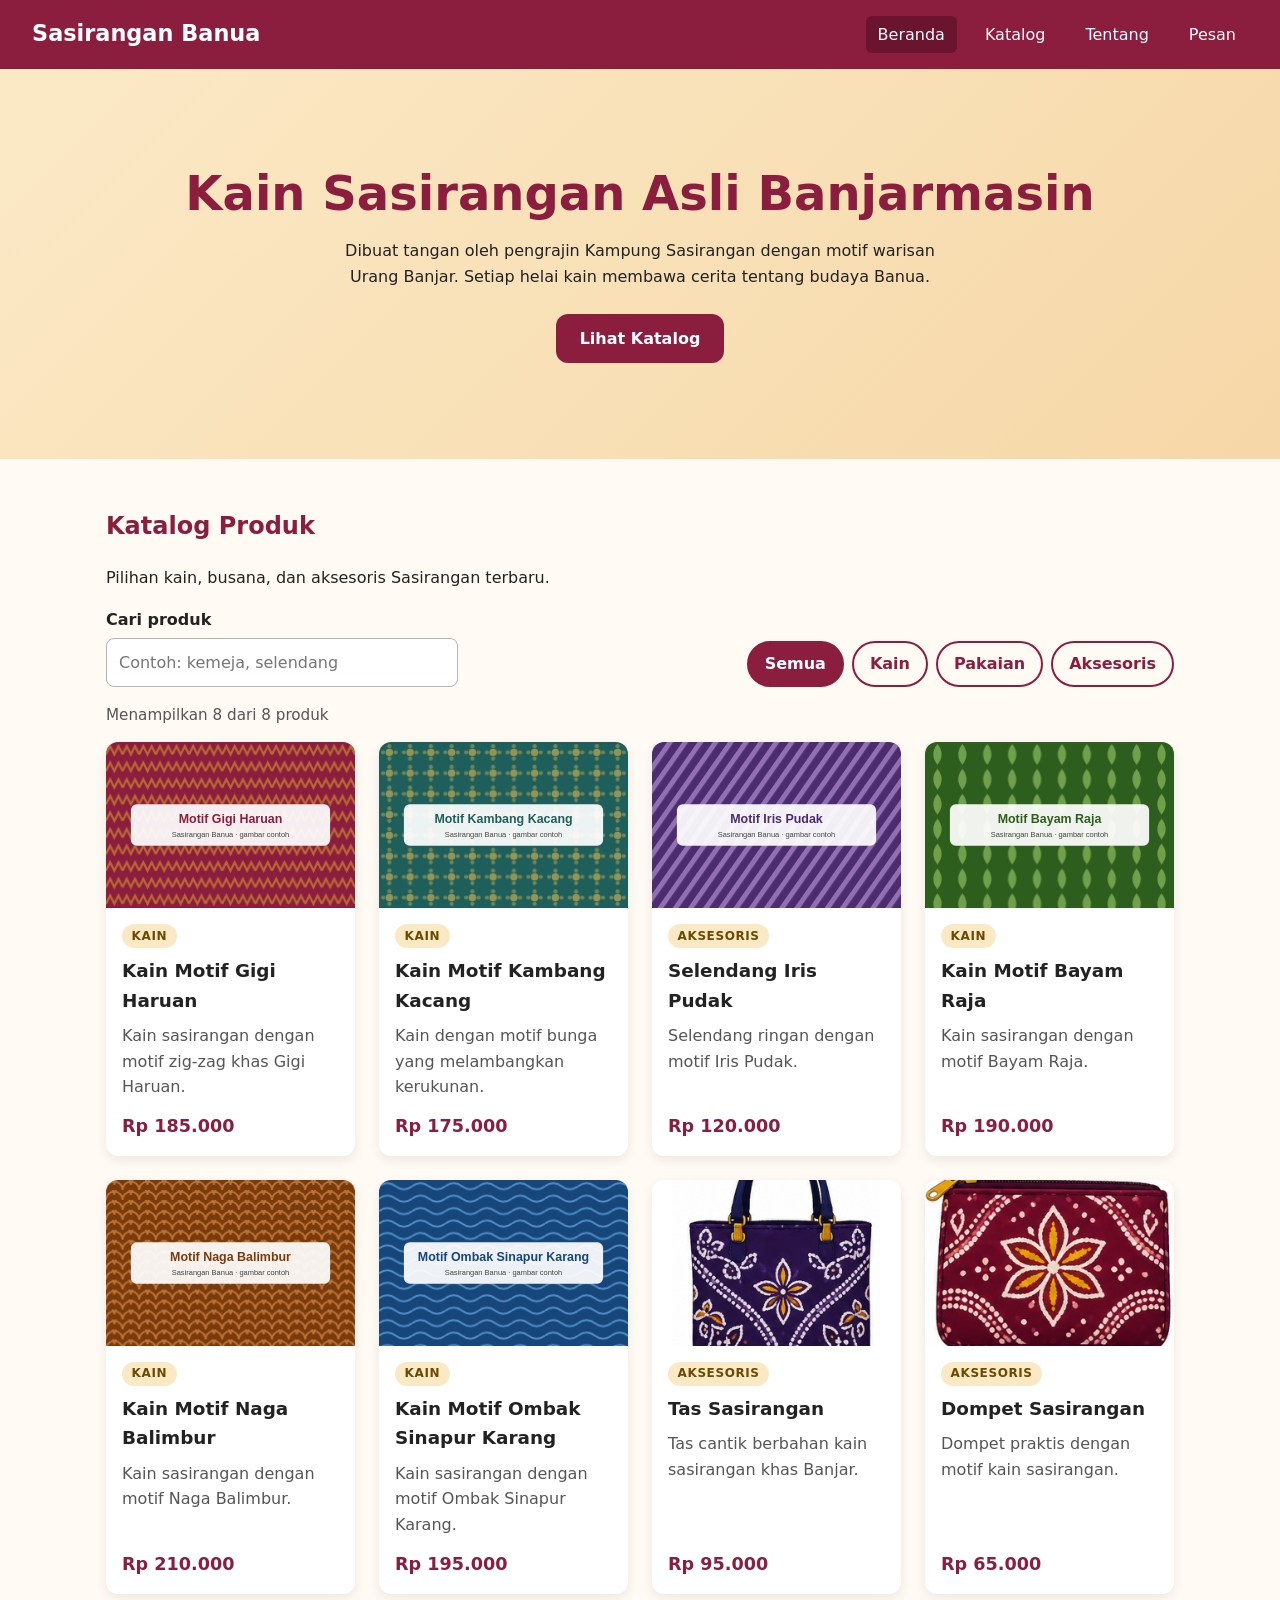
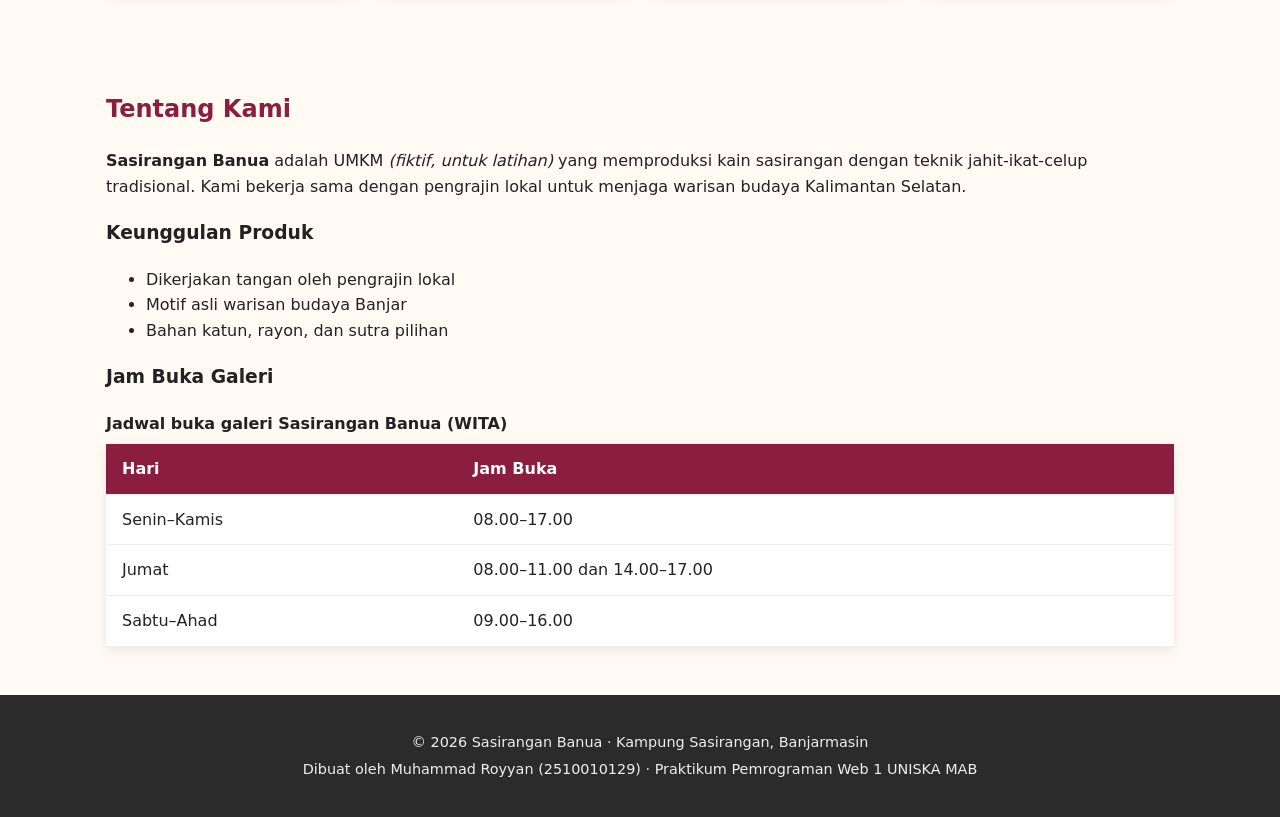
<file: index.html>
<!doctype html>
<html lang="id">
  <head>
    <meta charset="UTF-8" />
    <meta name="viewport" content="width=device-width, initial-scale=1.0" />
    <meta
      name="description"
      content="Katalog kain dan busana Sasirangan khas Banjarmasin karya pengrajin lokal."
    />
    <title>Sasirangan Banua | Kain Khas Banjar</title>
    <link rel="stylesheet" href="css/style.css" />
    <script src="js/katalog.js" defer></script>

  </head>
  <body>
    <!-- ========== HEADER & NAVIGASI ========== -->
    <header class="header-situs">
      <p class="logo"><a href="index.html">Sasirangan Banua</a></p>

      <nav aria-label="Navigasi utama">
        <ul class="menu">
          <li><a href="index.html" aria-current="page">Beranda</a></li>
          <li><a href="#katalog">Katalog</a></li>
          <li><a href="#tentang">Tentang</a></li>
          <li><a href="kontak.html">Pesan</a></li>
        </ul>
      </nav>
    </header>
    <main>
      <!-- ========== HERO ========== -->
      <section class="hero" id="beranda">
        <h1>Kain Sasirangan Asli Banjarmasin</h1>
        <p>
          Dibuat tangan oleh pengrajin Kampung Sasirangan dengan motif warisan
          Urang Banjar. Setiap helai kain membawa cerita tentang budaya Banua.
        </p>
        <a class="tombol" href="#katalog">Lihat Katalog</a>
      </section>

      <!-- ========== KATALOG ========== -->
      <section class="bagian" id="katalog">
        <h2>Katalog Produk</h2>
        <p>Pilihan kain, busana, dan aksesoris Sasirangan terbaru.</p>

        <div class="kontrol-katalog">
          <div class="kolom">
            <label for="cari">Cari produk</label>
            <input
              type="search"
              id="cari"
              placeholder="Contoh: kemeja, selendang"
            />
          </div>
          <div class="filter" role="group" aria-label="Filter kategori">
            <button
              type="button"
              class="tombol-filter aktif"
              data-kategori="semua"
              aria-pressed="true"
            >
              Semua
            </button>
            <button
              type="button"
              class="tombol-filter"
              data-kategori="kain"
              aria-pressed="false"
            >
              Kain
            </button>
            <button
              type="button"
              class="tombol-filter"
              data-kategori="pakaian"
              aria-pressed="false"
            >
              Pakaian
            </button>
            <button
              type="button"
              class="tombol-filter"
              data-kategori="aksesoris"
              aria-pressed="false"
            >
              Aksesoris
            </button>
          </div>
        </div>
        <p id="info-jumlah" class="info-jumlah" aria-live="polite"></p>
        <div id="daftar-katalog" class="katalog-grid"></div>
        <noscript
          ><p>Aktifkan JavaScript untuk melihat katalog produk.</p></noscript
        >
      </section>
      <!-- ========== TENTANG ========== -->
      <section class="bagian" id="tentang">
        <h2>Tentang Kami</h2>
        <p>
          <strong>Sasirangan Banua</strong> adalah UMKM
          <em>(fiktif, untuk latihan)</em> yang memproduksi kain sasirangan
          dengan teknik jahit-ikat-celup tradisional. Kami bekerja sama dengan
          pengrajin lokal untuk menjaga warisan budaya Kalimantan Selatan.
        </p>

        <h3>Keunggulan Produk</h3>
        <ul>
          <li>Dikerjakan tangan oleh pengrajin lokal</li>
          <li>Motif asli warisan budaya Banjar</li>
          <li>Bahan katun, rayon, dan sutra pilihan</li>
        </ul>

        <h3>Jam Buka Galeri</h3>
        <table>
          <caption>
            Jadwal buka galeri Sasirangan Banua (WITA)
          </caption>
          <thead>
            <tr>
              <th scope="col">Hari</th>
              <th scope="col">Jam Buka</th>
            </tr>
          </thead>
          <tbody>
            <tr>
              <td>Senin–Kamis</td>
              <td>08.00–17.00</td>
            </tr>
            <tr>
              <td>Jumat</td>
              <td>08.00–11.00 dan 14.00–17.00</td>
            </tr>
            <tr>
              <td>Sabtu–Ahad</td>
              <td>09.00–16.00</td>
            </tr>
          </tbody>
        </table>
      </section>
    </main>

    <!-- ========== FOOTER ========== -->
    <footer class="footer-situs">
      <p>
        &copy; 2026 Sasirangan Banua &middot; Kampung Sasirangan, Banjarmasin
      </p>
      <p>
        Dibuat oleh Muhammad Royyan (2510010129) &middot; Praktikum Pemrograman
        Web 1 UNISKA MAB
      </p>
    </footer>
  </body>
</html>
</file>
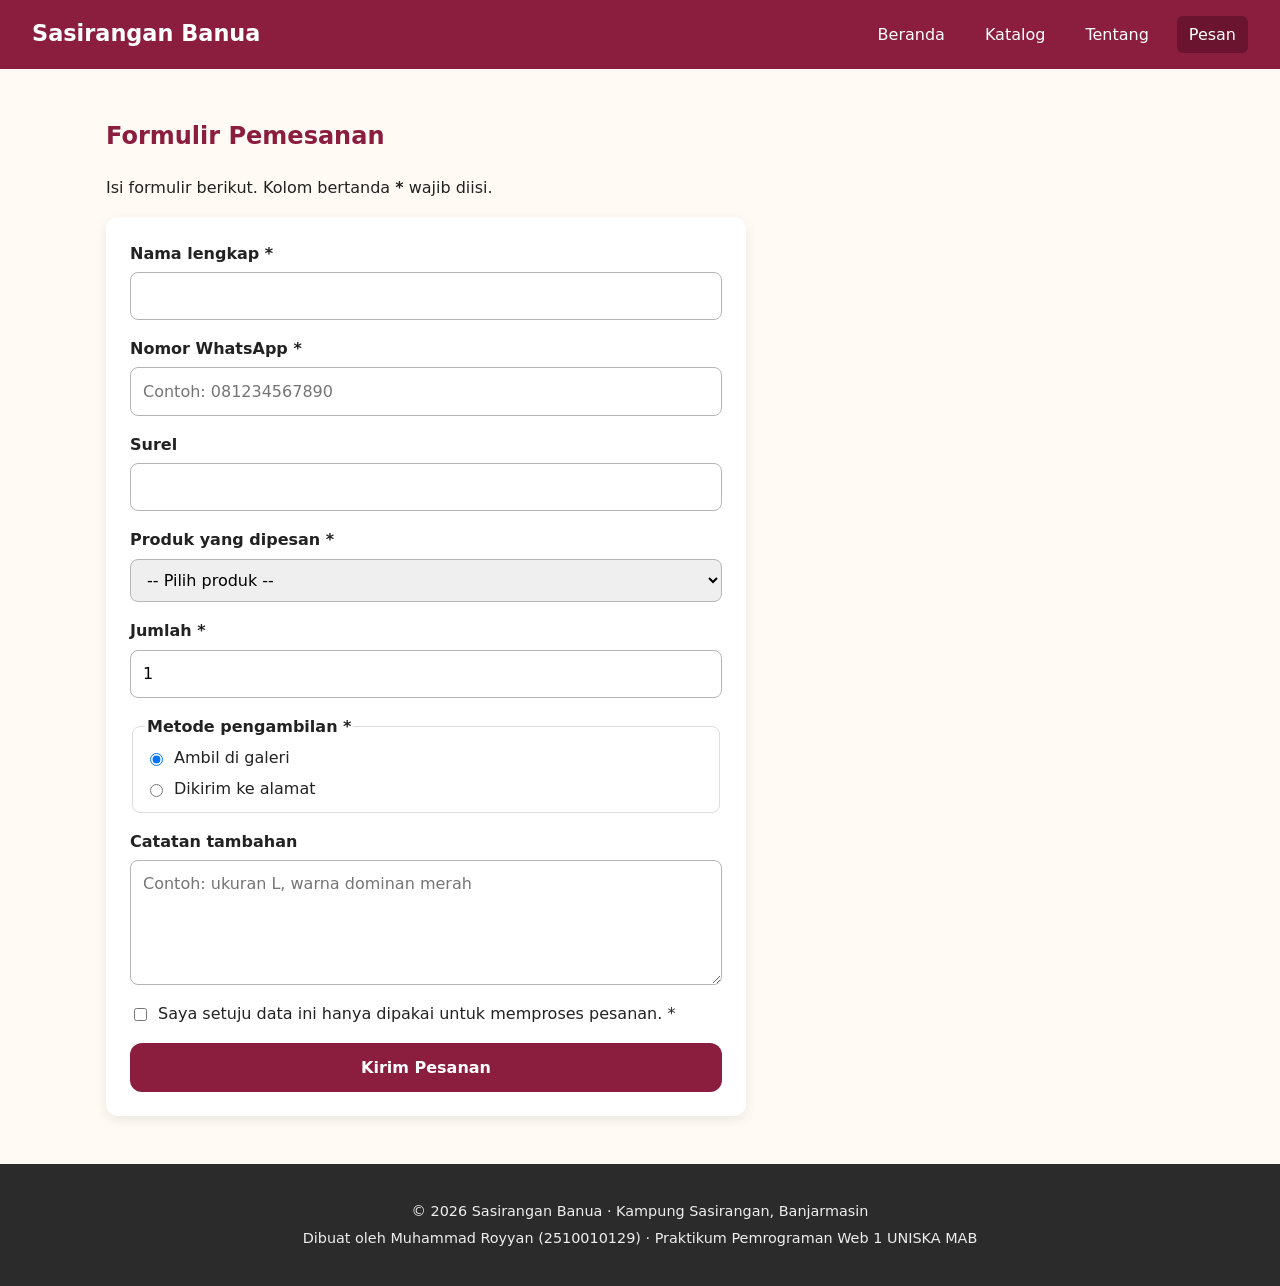
<file: kontak.html>
<!doctype html>
<html lang="id">
  <head>
    <meta charset="UTF-8" />
    <meta name="viewport" content="width=device-width, initial-scale=1.0" />
    <meta
      name="description"
      content="Formulir pemesanan produk Sasirangan Banua."
    />
    <title>Pesan Produk | Sasirangan Banua</title>
    <link rel="stylesheet" href="css/style.css" />
    <script src="js/form.js" defer></script>
  </head>
  <body>
    <header class="header-situs">
      <p class="logo"><a href="index.html">Sasirangan Banua</a></p>
      <nav aria-label="Navigasi utama">
        <ul class="menu">
          <li><a href="index.html">Beranda</a></li>
          <li><a href="index.html#katalog">Katalog</a></li>
          <li><a href="index.html#tentang">Tentang</a></li>
          <li><a href="kontak.html" aria-current="page">Pesan</a></li>
        </ul>
      </nav>
    </header>

    <main>
      <section class="bagian" id="pesan">
        <h1>Formulir Pemesanan</h1>
        <p>
          Isi formulir berikut. Kolom bertanda <strong>*</strong> wajib diisi.
        </p>

        <form
          id="form-pesan"
          class="form-pesan"
          action="#"
          method="get"
          novalidate
        >
          <div class="kolom">
            <label for="nama">Nama lengkap *</label>
            <input
              type="text"
              id="nama"
              name="nama"
              required
              minlength="3"
              autocomplete="name"
              ariadescribedby="error-nama"
            />
            <p class="pesan-error" id="error-nama"></p>
          </div>

          <div class="kolom">
            <label for="wa">Nomor WhatsApp *</label>
            <input
              type="tel"
              id="wa"
              name="wa"
              required
              pattern="08[0-9]{8,11}"
              placeholder="Contoh: 081234567890"
              autocomplete="tel"
              ariadescribedby="error-wa"
            />
            <p class="pesan-error" id="error-wa"></p>
          </div>

          <div class="kolom">
            <label for="email">Surel</label>
            <input
              type="email"
              id="email"
              name="email"
              autocomplete="email"
              ariadescribedby="error-email"
            />
            <p class="pesan-error" id="error-email"></p>
          </div>

          <div class="kolom">
            <label for="produk">Produk yang dipesan *</label>
            <select
              id="produk"
              name="produk"
              required
              ariadescribedby="error-produk"
            >
              <p class="pesan-error" id="error-produk"></p>
              <option value="">-- Pilih produk --</option>
              <option>Kain Motif Gigi Haruan</option>
              <option>Kain Motif Kambang Kacang</option>
              <option>Selendang Iris Pudak</option>
              <option>Kemeja Bayam Raja</option>
              <option>Tas Naga Balimbur</option>
              <option>Gamis Ombak Sinapur Karang</option>
            </select>
          </div>

          <div class="kolom">
            <label for="jumlah">Jumlah *</label>
            <input
              type="number"
              id="jumlah"
              name="jumlah"
              min="1"
              max="50"
              value="1"
              required
              ariadescribedby="error-jumlah"
            />
            <p class="pesan-error" id="error-jumlah"></p>
          </div>

          <fieldset>
            <legend>Metode pengambilan *</legend>
            <label>
              <input
                type="radio"
                name="pengambilan"
                value="Ambil di galeri"
                checked
              />
              Ambil di galeri
            </label>
            <label>
              <input
                type="radio"
                name="pengambilan"
                value="Dikirim ke alamat"
              />
              Dikirim ke alamat
            </label>
          </fieldset>

          <div class="kolom">
            <label for="catatan">Catatan tambahan</label>
            <textarea
              id="catatan"
              name="catatan"
              rows="4"
              maxlength="300"
              placeholder="Contoh: ukuran L, warna dominan merah"
            ></textarea>
          </div>

          <div class="kolom">
            <label class="cek">
              <input
                type="checkbox"
                id="setuju"
                name="setuju"
                required
                ariadescribedby="error-setuju"
              />
              <p class="pesan-error" id="error-setuju"></p>
              Saya setuju data ini hanya dipakai untuk memproses pesanan. *
            </label>
            <p class="pesan-error" id="error-nama"></p>
          </div>

          <button type="submit" class="tombol">Kirim Pesanan</button>
        </form>

        <!-- Muncul setelah formulir valid -->
        <div id="hasil-pesan" class="hasil-pesan" hidden>
          <h2>Ringkasan Pesanan</h2>
          <pre id="ringkasan"></pre>
          <a
            id="tautan-wa"
            class="tombol"
            href="#"
            target="_blank"
            rel="noopener"
            >Lanjutkan ke WhatsApp</a
          >
        </div>
      </section>
    </main>

    <footer class="footer-situs">
      <p>
        &copy; 2026 Sasirangan Banua &middot; Kampung Sasirangan, Banjarmasin
      </p>
      <p>
        Dibuat oleh Muhammad Royyan (2510010129) &middot; Praktikum Pemrograman
        Web 1 UNISKA MAB
      </p>
    </footer>
  </body>
</html>
</file>
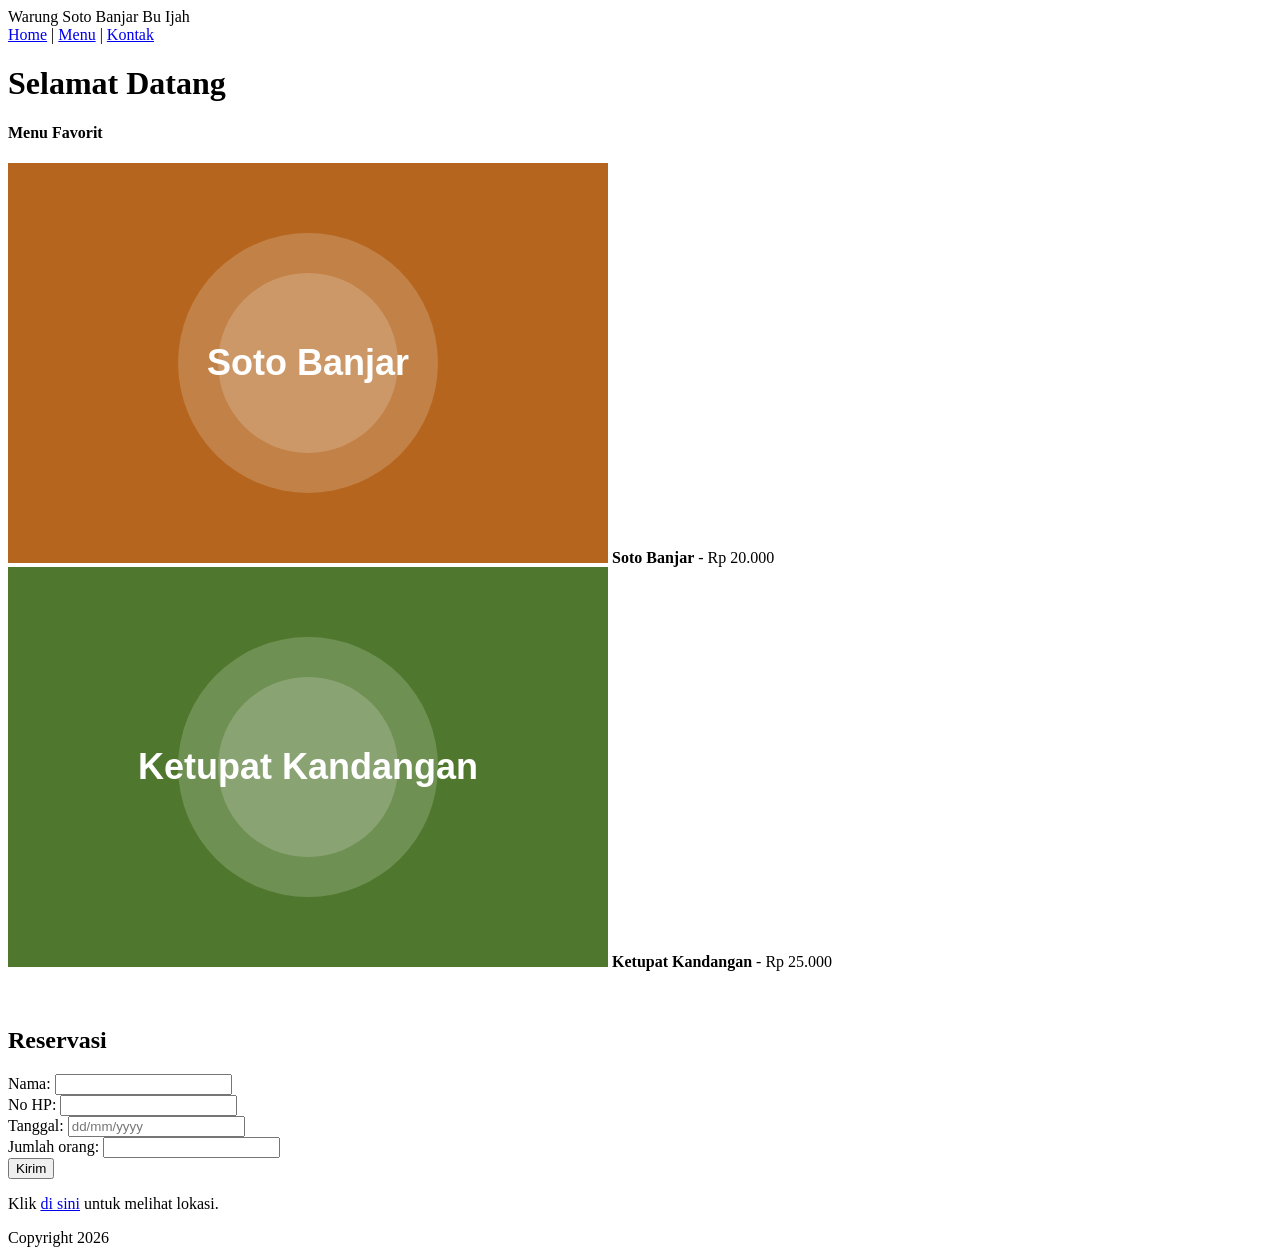
<file: bedah-kode-ai/modul-1-warung-soto.html>
<html>
<head>
<title>Warung Soto</title>
 
</head>
<body>
<div class="header">
  <div class="judul">Warung Soto Banjar Bu Ijah</div>
  <div class="menu">
    <a href="#">Home</a> | <a href="#">Menu</a> | <a href="#">Kontak</a>
  </div>
</div>
<div class="konten">
  <h1>Selamat Datang</h1>
  <h4>Menu Favorit</h4>
  <img src="img/soto-banjar.svg">
  <b>Soto Banjar</b> - Rp 20.000<br>
  <img src="img/ketupat-kandangan.svg">
  <b>Ketupat Kandangan</b> - Rp 25.000<br>
  <br><br>
  <h2>Reservasi</h2>
  <form>
    Nama: <input type="text"><br>
    No HP: <input type="text"><br>
    Tanggal: <input type="text" placeholder="dd/mm/yyyy"><br>
    Jumlah orang: <input type="text"><br>
    <input type="submit" value="Kirim">
  </form>
  <p>Klik <a href="https://maps.google.com">di sini</a> untuk melihat lokasi.</p>
</div>
<div class="footer">Copyright 2026</div>
</body>
</html>
</file>
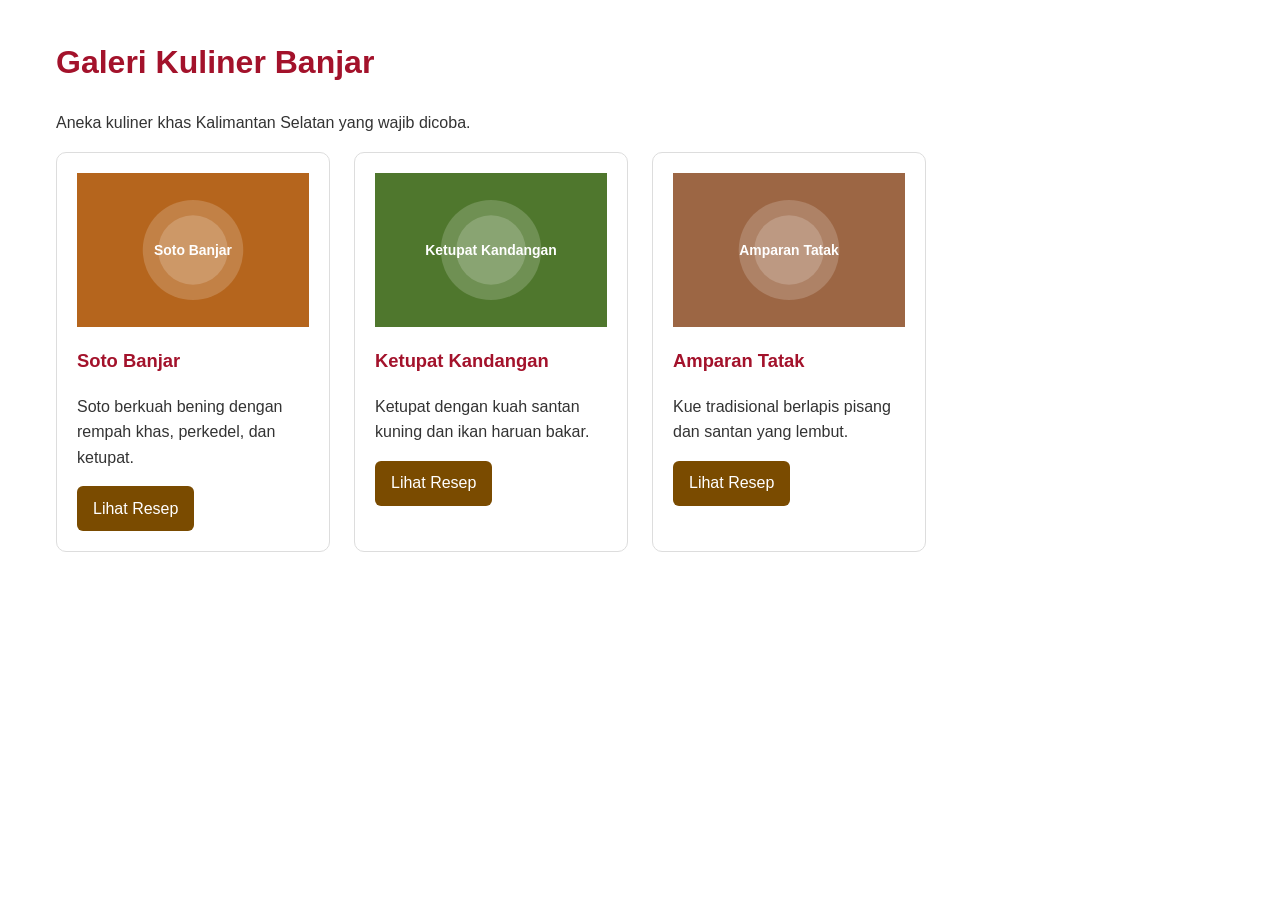
<file: bedah-kode-ai/modul-2-galeri.html>
<!DOCTYPE html>
<html lang="id">
<head>
  <meta charset="UTF-8">
  <meta name="viewport" content="width=device-width, initial-scale=1.0">
  <title>Galeri Kuliner Banjar</title>
  <link rel="stylesheet" href="modul-2-galeri.css">
</head>
<body>
  <main class="container">
    <h1 id="judul-utama">Galeri Kuliner Banjar</h1>
    <p>Aneka kuliner khas Kalimantan Selatan yang wajib dicoba.</p>

    <div class="galeri">
      <article class="kartu">
        <img src="img/soto-banjar.svg" alt="Semangkuk soto banjar">
        <h3>Soto Banjar</h3>
        <p>Soto berkuah bening dengan rempah khas, perkedel, dan ketupat.</p>
        <a href="#" class="tombol">Lihat Resep</a>
      </article>

      <article class="kartu">
        <img src="img/ketupat-kandangan.svg" alt="Ketupat kandangan dengan kuah santan">
        <h3>Ketupat Kandangan</h3>
        <p>Ketupat dengan kuah santan kuning dan ikan haruan bakar.</p>
        <a href="#" class="tombol">Lihat Resep</a>
      </article>

      <article class="kartu">
        <img src="img/amparan-tatak.svg" alt="Potongan kue amparan tatak">
        <h3>Amparan Tatak</h3>
        <p>Kue tradisional berlapis pisang dan santan yang lembut.</p>
        <a href="#" class="tombol">Lihat Resep</a>
      </article>
    </div>
  </main>
</body>
</html>
</file>
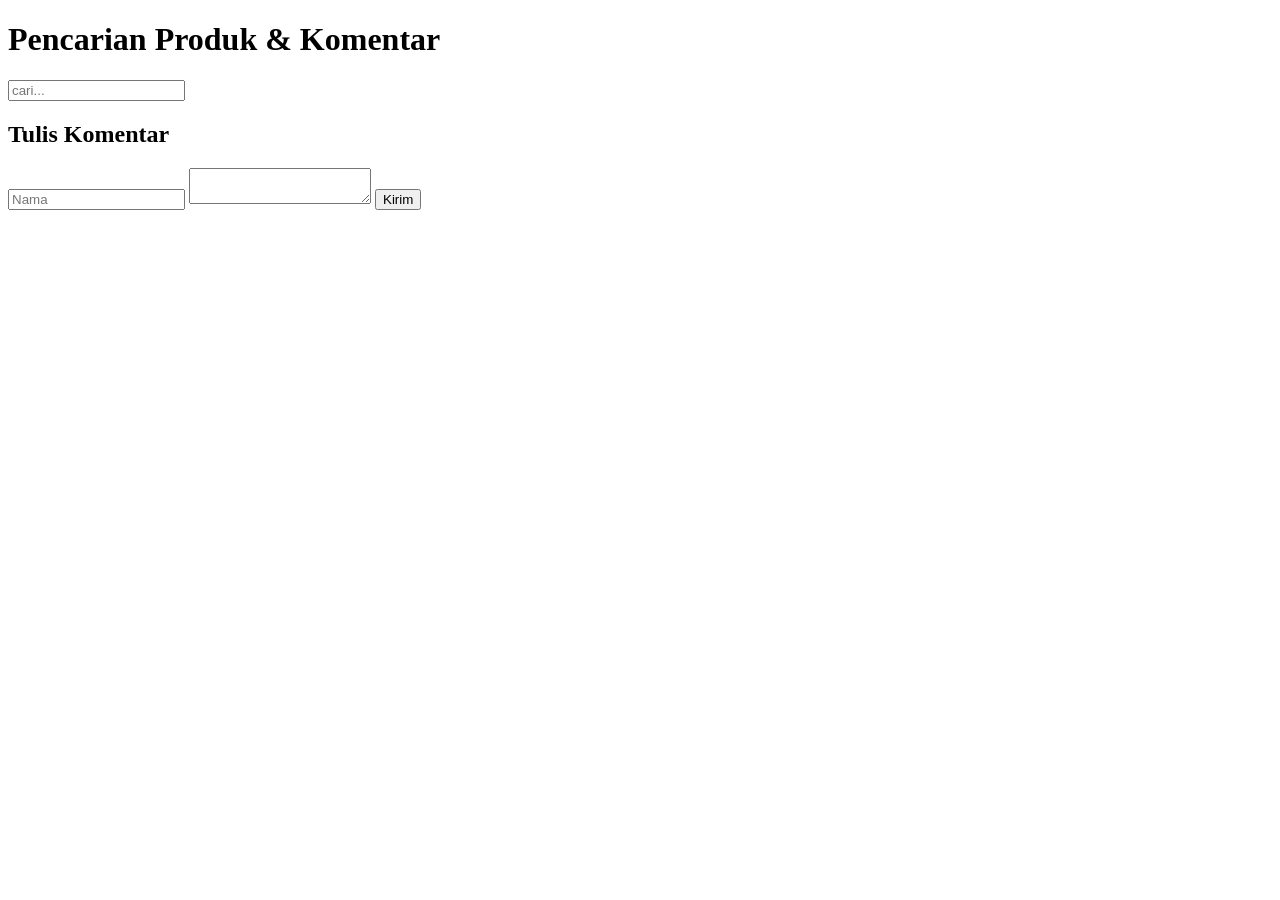
<file: bedah-kode-ai/modul-3-komentar.html>
<!DOCTYPE html>
<html lang="id">
<head>
  <meta charset="UTF-8">
  <meta name="viewport" content="width=device-width, initial-scale=1.0">
  <title>Bedah Kode AI - Modul 3</title>
</head>
<body>
  <h1>Pencarian Produk &amp; Komentar</h1>

  <input id="cari" placeholder="cari...">
  <div id="hasil"></div>

  <h2>Tulis Komentar</h2>
  <input id="nama" placeholder="Nama">
  <textarea id="komentar"></textarea>
  <button onclick="kirim()">Kirim</button>
  <div id="daftar-komentar"></div>

  <script>
    var produk = ["Kain Gigi Haruan", "Selendang Iris Pudak", "Kemeja Bayam Raja"];

    document.getElementById("cari").onkeyup = function () {
      var kata = document.getElementById("cari").value;
      var hasil = "";
      for (var i = 0; i <= produk.length; i++) {
        if (produk[i].indexOf(kata) != -1) {
          hasil += "<p>" + produk[i] + "</p>";
        }
      }
      document.getElementById("hasil").innerHTML = hasil;
    };

    function kirim() {
      var nama = document.getElementById("nama").value;
      var komentar = document.getElementById("komentar").value;
      if (nama == "" || komentar == "") {
        alert("isi dulu!");
      }
      document.getElementById("daftar-komentar").innerHTML +=
        "<p><b>" + nama + "</b>: " + komentar + "</p>";
    }
  </script>
</body>
</html>
</file>
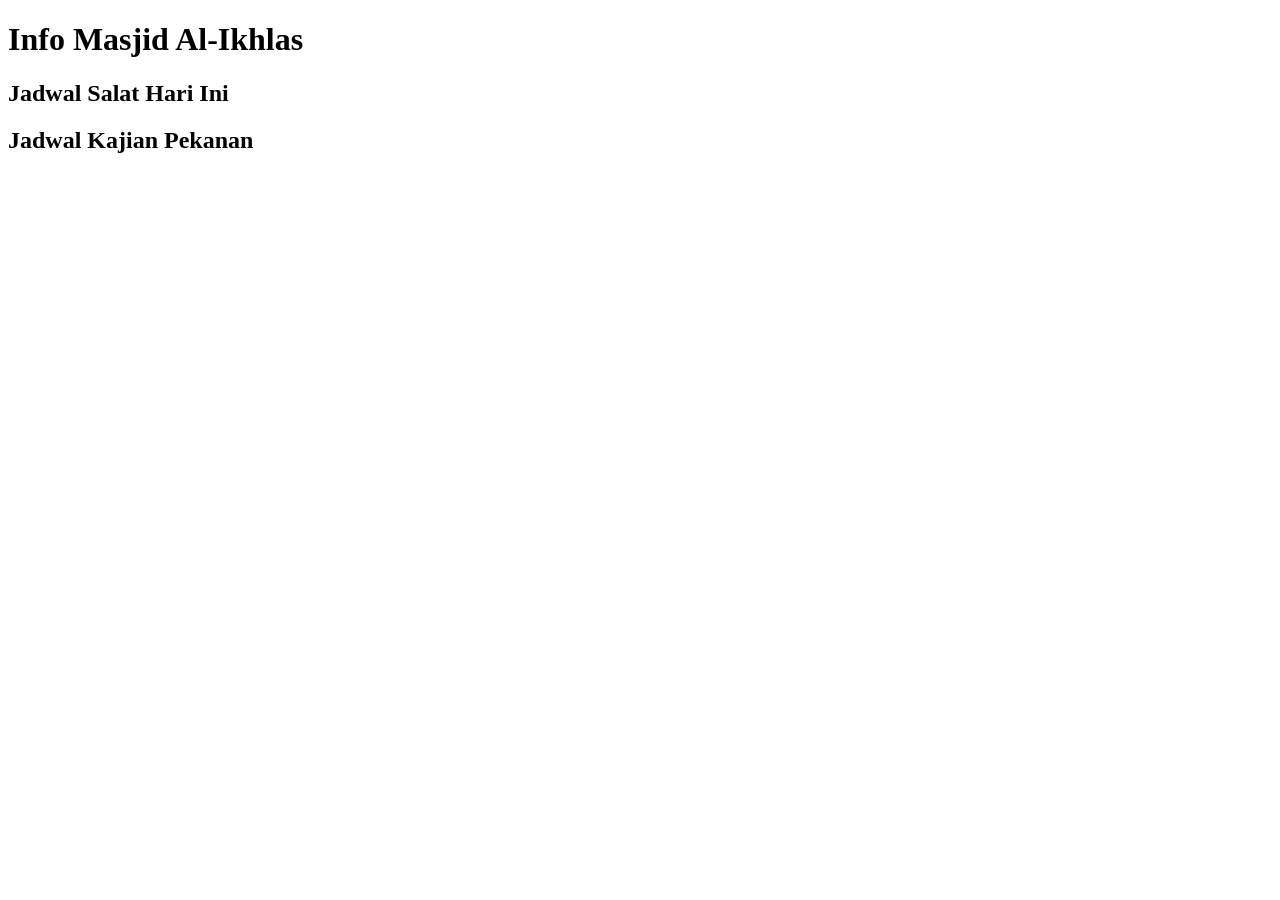
<file: bedah-kode-ai/modul-4-masjid.html>
<!DOCTYPE html>
<html lang="id">
<head>
  <meta charset="UTF-8">
  <meta name="viewport" content="width=device-width, initial-scale=1.0">
  <title>Bedah Kode AI - Modul 4</title>
  <script src="modul-4-masjid.js" defer></script>
   
</head>
<body>
  <h1>Info Masjid Al-Ikhlas</h1>

  <h2>Jadwal Salat Hari Ini</h2>
  <div id="jadwal"></div>

  <h2>Jadwal Kajian Pekanan</h2>
  <ul id="daftar-kajian"></ul>
</body>
</html>
</file>
<file: css/style.css>
/* =========================================================
 Sasirangan Banua — style.css
 Pendekatan: mobile-first (gaya dasar untuk HP, lalu
 disesuaikan untuk layar lebar dengan media query)
 ========================================================= */
/* ---------- 1. Variabel (custom properties) ---------- */
:root {
    --warna-utama: #8b1e3f;
    /* merah marun sasirangan */
    --warna-utama-gelap: #6a142f;
    --warna-aksen: #e0a526;
    /* kuning kunyit */
    --warna-krem: #fbe9c6;
    --warna-teks: #222222;
    --warna-teks-lembut: #555555;
    --warna-latar: #fffaf3;
    --warna-kartu: #ffffff;
    --radius: 12px;
    --bayangan: 0 4px 12px rgba(0, 0, 0, 0.08);
    --lebar-maks: 1100px;
}

/* ---------- 2. Reset ringan & dasar ---------- */
*,
*::before,
*::after {
    box-sizing: border-box;
}

html {
    scroll-behavior: smooth;
    scroll-padding-top: 7rem;
    /* agar judul tidak tertutup header sticky */
}

body {
    margin: 0;
    font-family: "Segoe UI", system-ui, -apple-system, Roboto, Arial, sans-serif;
    font-size: 1rem;
    line-height: 1.6;
    color: var(--warna-teks);
    background-color: var(--warna-latar);
}

img {
    display: block;
    max-width: 100%;
    height: auto;
}

a {
    color: var(--warna-utama);
}

/* Penanda fokus untuk pengguna keyboard — JANGAN dihapus */
a:focus-visible,
button:focus-visible,
input:focus-visible,
select:focus-visible,
textarea:focus-visible {
    outline: 3px solid var(--warna-utama-gelap);
    outline-offset: 2px;
}

/* ---------- 3. Header & navigasi (Flexbox) ---------- */
.header-situs {
    position: sticky;
    top: 0;
    z-index: 10;
    display: flex;
    flex-direction: column;
    /* HP: logo di atas menu */
    align-items: center;
    gap: 0.5rem;
    padding: 1rem;
    background-color: var(--warna-utama);
    color: #ffffff;
}

.logo {
    margin: 0;
    font-size: 1.4rem;
    font-weight: 700;
}

.logo a {
    color: inherit;
    text-decoration: none;
}

.menu {
    display: flex;
    flex-wrap: wrap;
    justify-content: center;
    gap: 0.25rem 1rem;
    margin: 0;
    padding: 0;
    list-style: none;
}

.menu a {
    display: block;
    padding: 0.35rem 0.75rem;
    border-radius: 6px;
    color: #ffffff;
    text-decoration: none;
}

.menu a:hover,
.menu a[aria-current="page"] {
    background-color: var(--warna-utama-gelap);
}

.header-situs a:focus-visible {
    outline-color: #ffffff;
    /* fokus putih agar terlihat di latar header yang gelap */
}

/* ---------- 4. Hero ---------- */
.hero {
    padding: 4rem 1rem;
    text-align: center;
    background: linear-gradient(135deg, var(--warna-krem), #f6d7a7);
}

.hero h1 {
    margin: 0 0 1rem;
    font-size: clamp(1.8rem, 5vw, 3rem);
    line-height: 1.2;
    color: var(--warna-utama);
}

.hero p {
    max-width: 40rem;
    margin: 0 auto 1.5rem;
}

/* ---------- 5. Tombol ---------- */
.tombol {
    display: inline-block;
    padding: 0.75rem 1.5rem;
    border: none;
    border-radius: var(--radius);
    background-color: var(--warna-utama);
    color: #ffffff;
    font: inherit;
    font-weight: 600;
    text-decoration: none;
    cursor: pointer;
    transition: background-color 0.2s ease, transform 0.2s ease;
}

.tombol:hover {
    background-color: var(--warna-utama-gelap);
    transform: translateY(-2px);
}

/* ---------- 6. Bagian (section) umum ---------- */
.bagian {
    max-width: var(--lebar-maks);
    margin-inline: auto;
    padding: 3rem 1rem;
}

.bagian h1,
.bagian h2 {
    margin-top: 0;
    color: var(--warna-utama);
}

/* ---------- 7. Katalog (CSS Grid) ---------- */
.katalog-grid {
    display: grid;
    grid-template-columns: repeat(auto-fill, minmax(240px, 1fr));
    gap: 1.5rem;
}

.kartu {
    display: flex;
    flex-direction: column;
    overflow: hidden;
    border-radius: var(--radius);
    background-color: var(--warna-kartu);
    box-shadow: var(--bayangan);
    transition: transform 0.2s ease;
}

.kartu:hover {
    transform: translateY(-4px);
}

.kartu img {
    width: 100%;
    aspect-ratio: 3 / 2;
    object-fit: cover;
}

.kartu-isi {
    display: flex;
    flex-direction: column;
    flex-grow: 1;
    /* isi kartu mengisi sisa tinggi */
    padding: 1rem;
}

.kartu h3 {
    margin: 0 0 0.5rem;
    font-size: 1.15rem;
}

.kartu p {
    margin: 0 0 0.75rem;
    color: var(--warna-teks-lembut);
}

.kartu .harga {
    margin-top: auto;
    /* harga selalu di bagian bawah kartu */
    margin-bottom: 0;
    font-size: 1.1rem;
    font-weight: 700;
    color: var(--warna-utama);
}

/* ---------- 8. Tabel ---------- */
table {
    width: 100%;
    border-collapse: collapse;
    background-color: var(--warna-kartu);
    box-shadow: var(--bayangan);
}

caption {
    margin-bottom: 0.5rem;
    font-weight: 600;
    text-align: left;
}

th,
td {
    padding: 0.75rem 1rem;
    border-bottom: 1px solid #eeeeee;
    text-align: left;
}

thead th {
    background-color: var(--warna-utama);
    color: #ffffff;
}

/* ---------- 9. Formulir ---------- */
.form-pesan {
    display: grid;
    gap: 1rem;
    max-width: 40rem;
    padding: 1.5rem;
    border-radius: var(--radius);
    background-color: var(--warna-kartu);
    box-shadow: var(--bayangan);
}

.kolom {
    display: flex;
    flex-direction: column;
    gap: 0.35rem;
}

label,
legend {
    font-weight: 600;
}

input,
select,
textarea {
    width: 100%;
    padding: 0.65rem 0.75rem;
    border: 1px solid #b5b5b5;
    border-radius: 8px;
    font: inherit;
}

fieldset {
    display: flex;
    flex-direction: column;
    gap: 0.35rem;
    border: 1px solid #dddddd;
    border-radius: 8px;
}

fieldset label,
.cek {
    display: flex;
    align-items: center;
    gap: 0.5rem;
    font-weight: 400;
}

input[type="radio"],
input[type="checkbox"] {
    width: auto;
}

/* ---------- 10. Footer ---------- */
.footer-situs {
    padding: 2rem 1rem;
    background-color: #2b2b2b;
    color: #eeeeee;
    font-size: 0.9rem;
    text-align: center;
}

.footer-situs p {
    margin: 0.25rem 0;
}

/* ---------- 11. Responsif: tablet & desktop ---------- */
@media (min-width: 768px) {
    .header-situs {
        flex-direction: row;
        /* logo kiri, menu kanan */
        justify-content: space-between;
        padding-inline: 2rem;
    }

    .hero {
        padding: 6rem 2rem;
    }
}

/* Hormati pengguna yang tidak ingin banyak animasi */
@media (prefers-reduced-motion: reduce) {
    html {
        scroll-behavior: auto;
    }

    * {
        transition: none !important;
    }
}

/* ---------- 12. Komponen interaktif (Modul 3) ---------- */
.kontrol-katalog {
  display: flex;
  flex-direction: column;
  gap: 1rem;
  margin-bottom: 1rem;
}

.filter {
  display: flex;
  flex-wrap: wrap;
  gap: 0.5rem;
}

.tombol-filter {
  padding: 0.5rem 1rem;
  border: 2px solid var(--warna-utama);
  border-radius: 999px;
  background-color: transparent;
  color: var(--warna-utama);
  font: inherit;
  font-weight: 600;
  cursor: pointer;
}

.tombol-filter:hover,
.tombol-filter.aktif {
  background-color: var(--warna-utama);
  color: #ffffff;
}

.info-jumlah {
  color: var(--warna-teks-lembut);
  font-size: 0.95rem;
}

.label-kategori {
  align-self: flex-start;
  margin-bottom: 0.5rem;
  padding: 0.15rem 0.6rem;
  border-radius: 999px;
  background-color: var(--warna-krem);
  color: #6a4a00;
  font-size: 0.75rem;
  font-weight: 700;
  letter-spacing: 0.05em;
  text-transform: uppercase;
}

.pesan-error {
  margin: 0;
  color: #b00020;
  font-size: 0.9rem;
}

.pesan-error:empty {
  display: none; /* sembunyikan jika belum ada pesan */
}

[aria-invalid="true"] {
  border-color: #b00020;
  background-color: #fff5f6;
}

.hasil-pesan {
  max-width: 40rem;
  margin-top: 2rem;
  padding: 1.5rem;
  border-left: 6px solid var(--warna-aksen);
  border-radius: var(--radius);
  background-color: var(--warna-kartu);
  box-shadow: var(--bayangan);
}

.hasil-pesan h2 {
  margin-top: 0;
}

.hasil-pesan pre {
  white-space: pre-wrap;
  font-family: inherit;
}

@media (min-width: 768px) {
  .kontrol-katalog {
    flex-direction: row;
    align-items: flex-end;
    justify-content: space-between;
  }

  .kontrol-katalog .kolom {
    flex: 1;
    max-width: 22rem;
  }
}
</file>
<file: bedah-kode-ai/modul-2-galeri.css>
/* Versi perbaikan — Bedah Kode AI Modul 2 */
:root {
  --warna-judul: #a3122b;
  /* merah gelap, kontras ±7,8:1 dengan putih */
  --warna-teks: #333333;
  /* kontras ±12,6:1 */
  --warna-tombol: #7a4b00;
  /* cokelat gelap; teks putih kontras ±7,4:1 */
  --warna-fokus: #1d4ed8;
  /* biru tua, kontras ±6,7:1 dengan putih */
}

*,
*::before,
*::after {
  box-sizing: border-box;
  /* lebar sudah termasuk padding & border */
}

body {
  margin: 0;
  font-family: Arial, Helvetica, sans-serif;
  /* selalu beri cadangan */
  font-size: 1rem;
  /* 16px, mudah dibaca */
  line-height: 1.6;
  color: var(--warna-teks);
}

.container {
  width: 100%;
  max-width: 1200px;
  /* tidak lebih lebar dari 1200px, tapi bisa menyusut */
  margin: 0 auto;
  padding: 1rem;
}

#judul-utama,
.kartu h3 {
  color: var(--warna-judul);
  /* tanpa !important */
}

.galeri {
  display: grid;
  grid-template-columns: repeat(auto-fill, minmax(260px, 1fr));
  gap: 1.5rem;
}

.kartu {
  padding: 1.25rem;
  border: 1px solid #dddddd;
  border-radius: 10px;
}

.kartu img {
  display: block;
  width: 100%;
  /* mengikuti lebar kartu */
  height: auto;
  aspect-ratio: 3 / 2;
  object-fit: cover;
  /* tidak gepeng */
}

.kartu h3 {
  font-size: 1.15rem;
}

.tombol {
  display: inline-block;
  padding: 0.6rem 1rem;
  border-radius: 6px;
  background-color: var(--warna-tombol);
  color: #ffffff;
  text-decoration: none;
}

/* Fokus keyboard tetap terlihat */
a:focus-visible {
  outline: 3px solid var(--warna-fokus);
  outline-offset: 2px;
}
</file>
